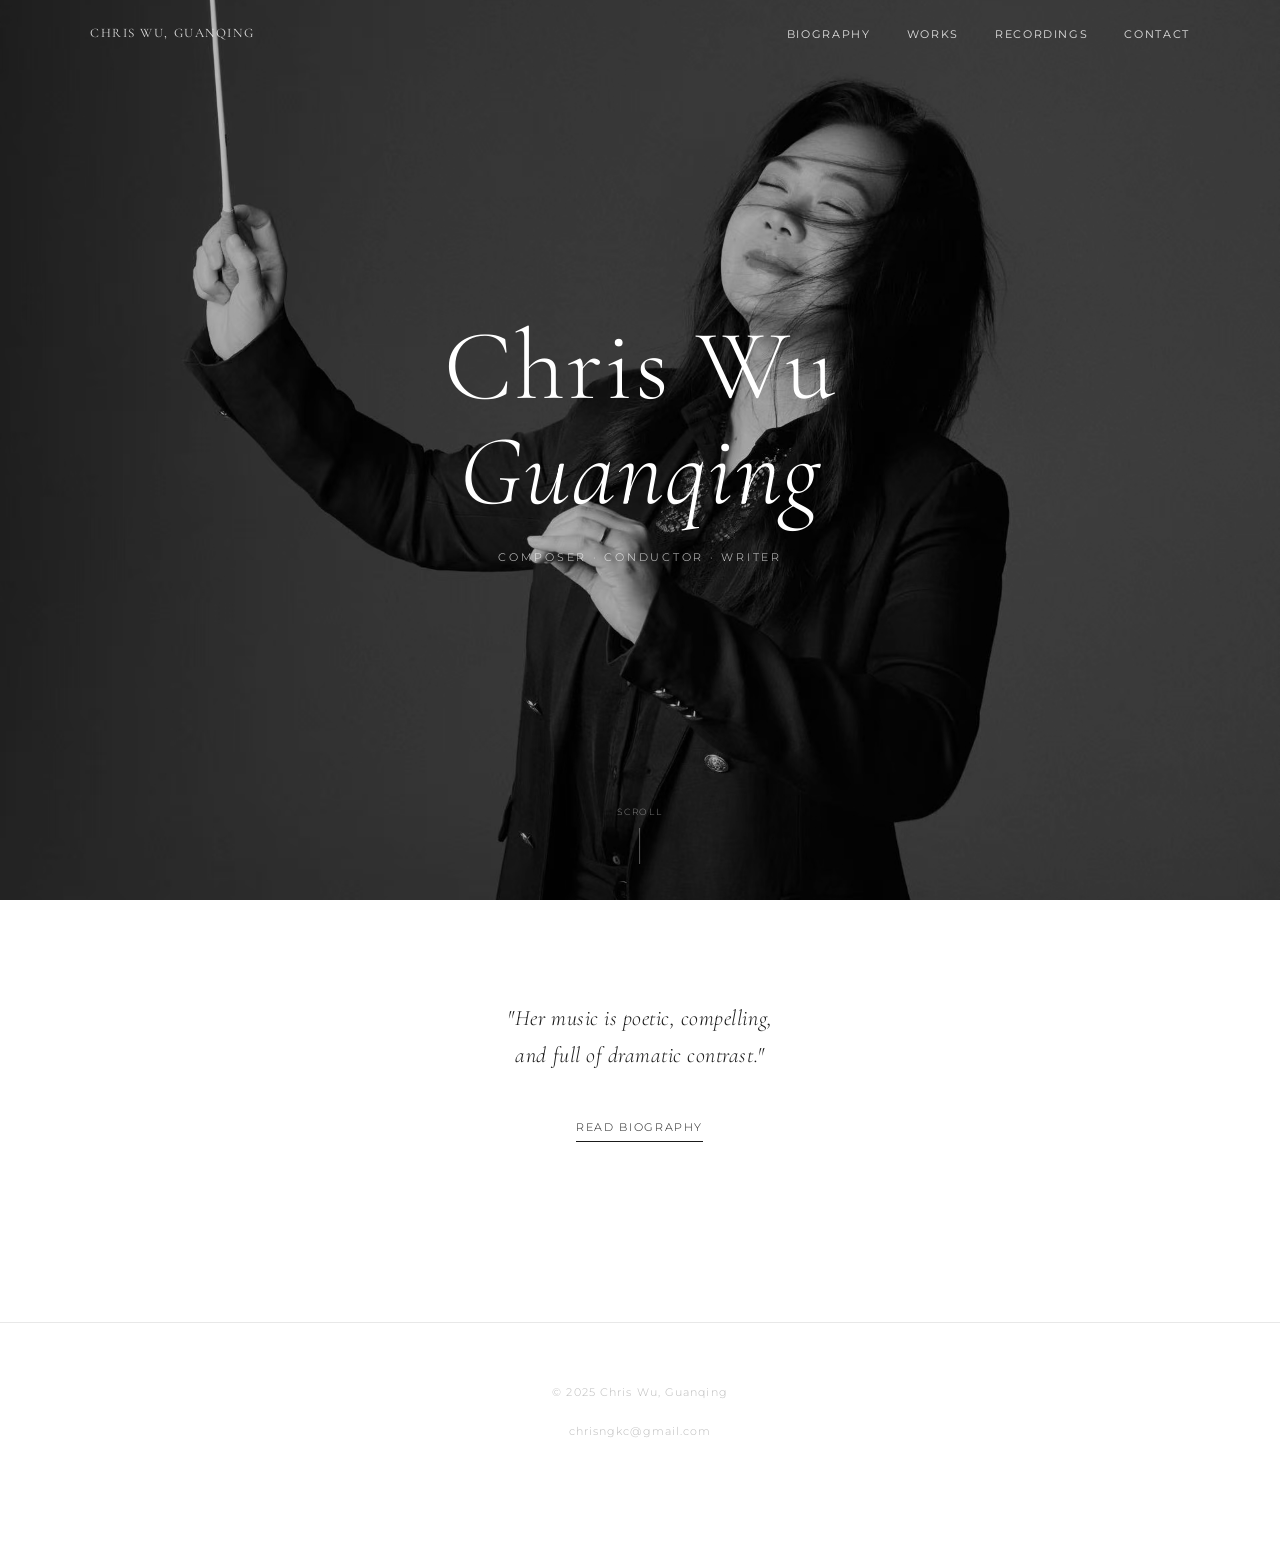
<file: index.html>
<!DOCTYPE html>
<html lang="en">
<head>
  <meta charset="UTF-8">
  <meta name="viewport" content="width=device-width, initial-scale=1.0">
  <title>Chris WU, GUANQING — Composer · Conductor · Writer</title>
  <link rel="preconnect" href="https://fonts.googleapis.com">
  <link href="https://fonts.googleapis.com/css2?family=Cormorant+Garamond:ital,wght@0,300;0,400;1,300;1,400&family=Montserrat:wght@300;400&display=swap" rel="stylesheet">
  <link rel="stylesheet" href="style.css">
</head>
<body>

  <span class="scroll-label"></span>

  <nav id="site-nav" class="hero-nav">
    <div class="nav-inner">
      <a class="site-name" href="index.html">Chris Wu, Guanqing</a>
      <ul class="nav-links">
        <li><a href="bio.html">Biography</a></li>
        <li><a href="works.html">Works</a></li>
        <li><a href="recordings.html">Recordings</a></li>
        <li><a href="contact.html">Contact</a></li>
      </ul>
    </div>
  </nav>

  <section class="hero" data-label="Home">
    <div class="hero-bg">
      <img src="photos/2.jpg" alt="Chris Wu, Guanqing">
    </div>
    <div class="hero-text">
      <h1>Chris Wu<br><em>Guanqing</em></h1>
      <p class="hero-subtitle">Composer &middot; Conductor &middot; Writer</p>
    </div>
    <div class="hero-cue">Scroll</div>
  </section>

  <section class="page-content" data-label="Biography" style="text-align:center; padding-top: 100px; padding-bottom: 80px;">
    <p data-scroll="fade-up" style="font-family: var(--font-serif); font-style: italic; font-size: 22px; line-height: 1.7; max-width: 560px; margin: 0 auto 2.5rem;">
      "Her music is poetic, compelling,<br>and full of dramatic contrast."
    </p>
    <a data-scroll="fade-up" href="bio.html" style="display:inline-block; font-size:11px; letter-spacing:0.15em; text-transform:uppercase; border-bottom:1px solid var(--color-ink); padding-bottom:3px; transition: opacity 0.2s;" onmouseover="this.style.opacity=0.4" onmouseout="this.style.opacity=1">Read biography</a>
  </section>

  <footer class="site-footer" data-scroll="fade-up">
    <p>&copy; 2025 Chris Wu, Guanqing</p>
    <p><a href="mailto:chrisngkc@gmail.com">chrisngkc@gmail.com</a></p>
  </footer>

  <script src="scroll.js" defer></script>
</body>
</html>
</file>
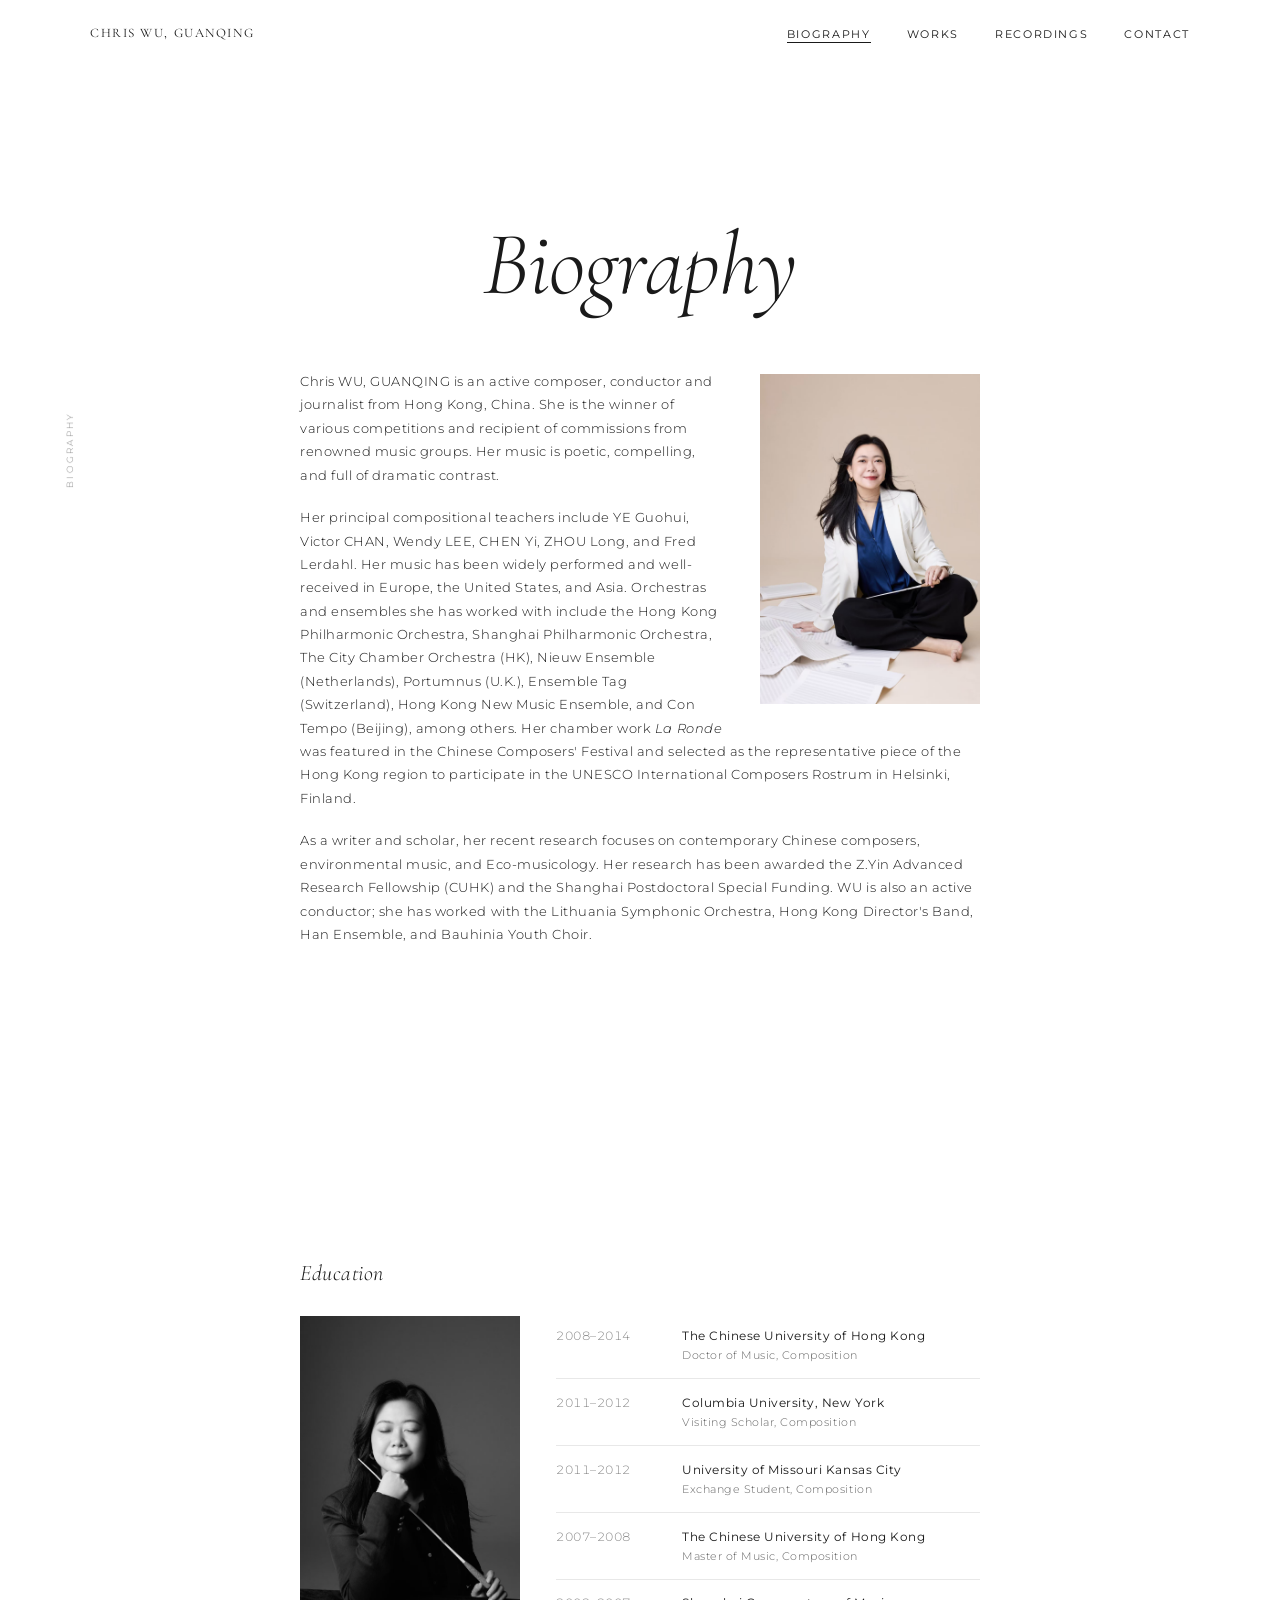
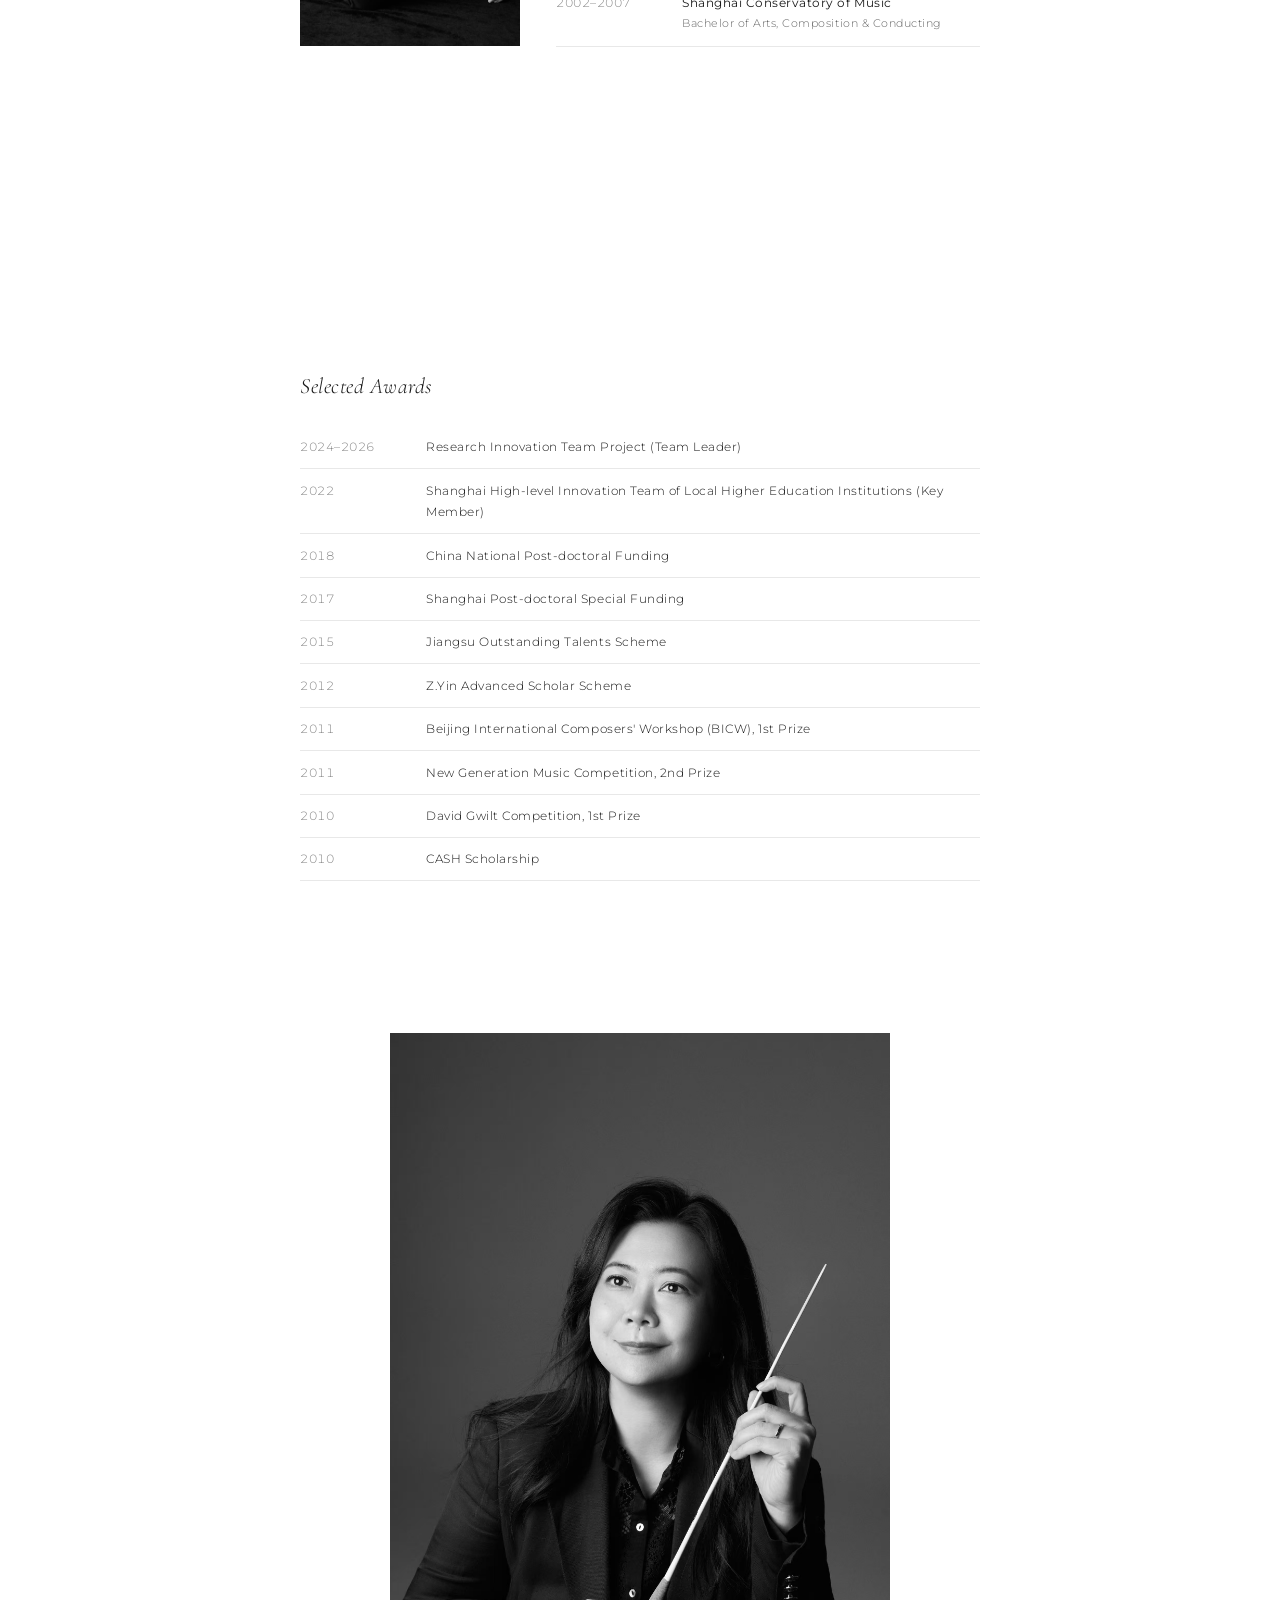
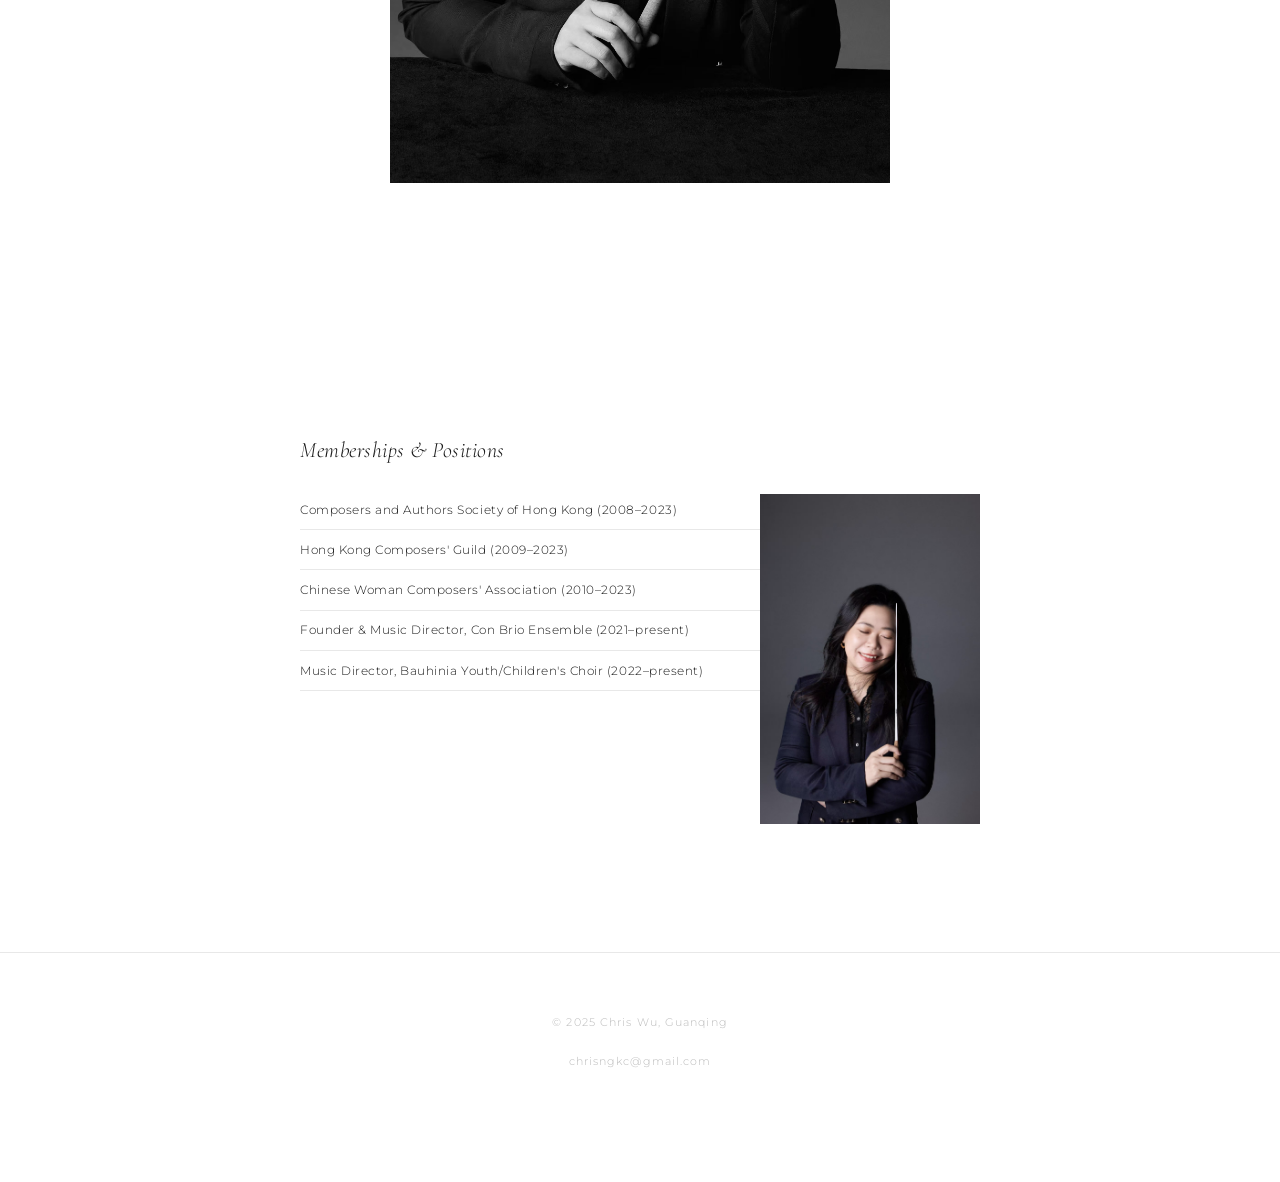
<file: bio.html>
<!DOCTYPE html>
<html lang="en">
<head>
  <meta charset="UTF-8">
  <meta name="viewport" content="width=device-width, initial-scale=1.0">
  <title>Biography — Chris WU, GUANQING</title>
  <link rel="preconnect" href="https://fonts.googleapis.com">
  <link href="https://fonts.googleapis.com/css2?family=Cormorant+Garamond:ital,wght@0,300;0,400;1,300;1,400&family=Montserrat:wght@300;400&display=swap" rel="stylesheet">
  <link rel="stylesheet" href="style.css">
</head>
<body>

  <span class="scroll-label"></span>

  <nav id="site-nav">
    <div class="nav-inner">
      <a class="site-name" href="index.html">Chris Wu, Guanqing</a>
      <ul class="nav-links">
        <li><a href="bio.html" class="active">Biography</a></li>
        <li><a href="works.html">Works</a></li>
        <li><a href="recordings.html">Recordings</a></li>
        <li><a href="contact.html">Contact</a></li>
      </ul>
    </div>
  </nav>

  <!-- ── Biography text ── -->
  <section class="page-content" data-label="Biography">

    <h1 class="section-title" data-scroll="slide-left">Biography</h1>

    <div data-scroll="fade-up">

      <figure class="float-photo right">
        <img src="photos/1.jpg" alt="Chris Wu, Guanqing — portrait">
      </figure>

      <p>Chris WU, GUANQING is an active composer, conductor and journalist from Hong Kong, China. She is the winner of various competitions and recipient of commissions from renowned music groups. Her music is poetic, compelling, and full of dramatic contrast.</p>

      <p>Her principal compositional teachers include YE Guohui, Victor CHAN, Wendy LEE, CHEN Yi, ZHOU Long, and Fred Lerdahl. Her music has been widely performed and well-received in Europe, the United States, and Asia. Orchestras and ensembles she has worked with include the Hong Kong Philharmonic Orchestra, Shanghai Philharmonic Orchestra, The City Chamber Orchestra (HK), Nieuw Ensemble (Netherlands), Portumnus (U.K.), Ensemble Tag (Switzerland), Hong Kong New Music Ensemble, and Con Tempo (Beijing), among others. Her chamber work <em>La Ronde</em> was featured in the Chinese Composers' Festival and selected as the representative piece of the Hong Kong region to participate in the UNESCO International Composers Rostrum in Helsinki, Finland.</p>

      <p>As a writer and scholar, her recent research focuses on contemporary Chinese composers, environmental music, and Eco-musicology. Her research has been awarded the Z.Yin Advanced Research Fellowship (CUHK) and the Shanghai Postdoctoral Special Funding. WU is also an active conductor; she has worked with the Lithuania Symphonic Orchestra, Hong Kong Director's Band, Han Ensemble, and Bauhinia Youth Choir.</p>

      <div class="bio-clearfix"></div>
    </div>

  </section>

  <!-- ── Education ── -->
  <section class="page-content" data-label="Education">

    <h2 data-scroll="slide-left">Education</h2>

    <div data-scroll="fade-up">

      <figure class="float-photo left">
        <img src="photos/3.jpg" alt="Chris Wu — studying">
      </figure>

      <ul class="edu-list">
        <li>
          <span class="years">2008–2014</span>
          <span>
            <span class="inst">The Chinese University of Hong Kong</span>
            <span class="degree">Doctor of Music, Composition</span>
          </span>
        </li>
        <li>
          <span class="years">2011–2012</span>
          <span>
            <span class="inst">Columbia University, New York</span>
            <span class="degree">Visiting Scholar, Composition</span>
          </span>
        </li>
        <li>
          <span class="years">2011–2012</span>
          <span>
            <span class="inst">University of Missouri Kansas City</span>
            <span class="degree">Exchange Student, Composition</span>
          </span>
        </li>
        <li>
          <span class="years">2007–2008</span>
          <span>
            <span class="inst">The Chinese University of Hong Kong</span>
            <span class="degree">Master of Music, Composition</span>
          </span>
        </li>
        <li>
          <span class="years">2002–2007</span>
          <span>
            <span class="inst">Shanghai Conservatory of Music</span>
            <span class="degree">Bachelor of Arts, Composition &amp; Conducting</span>
          </span>
        </li>
      </ul>

      <div class="bio-clearfix"></div>
    </div>

  </section>

  <!-- ── Awards ── -->
  <section class="page-content" data-label="Awards">

    <h2 data-scroll="slide-left">Selected Awards</h2>

    <div data-scroll="fade-up">

      <ul class="award-list">
        <li><span class="yr">2024–2026</span><span>Research Innovation Team Project (Team Leader)</span></li>
        <li><span class="yr">2022</span><span>Shanghai High-level Innovation Team of Local Higher Education Institutions (Key Member)</span></li>
        <li><span class="yr">2018</span><span>China National Post-doctoral Funding</span></li>
        <li><span class="yr">2017</span><span>Shanghai Post-doctoral Special Funding</span></li>
        <li><span class="yr">2015</span><span>Jiangsu Outstanding Talents Scheme</span></li>
        <li><span class="yr">2012</span><span>Z.Yin Advanced Scholar Scheme</span></li>
        <li><span class="yr">2011</span><span>Beijing International Composers' Workshop (BICW), 1st Prize</span></li>
        <li><span class="yr">2011</span><span>New Generation Music Competition, 2nd Prize</span></li>
        <li><span class="yr">2010</span><span>David Gwilt Competition, 1st Prize</span></li>
        <li><span class="yr">2010</span><span>CASH Scholarship</span></li>
      </ul>

      <div class="bio-clearfix"></div>
    </div>

  </section>

  <!-- ── Large accent photo ── -->
  <figure class="bio-accent-photo" data-scroll="fade-up">
    <img src="photos/5.jpg" alt="Chris Wu, Guanqing">
  </figure>

  <!-- ── Memberships ── -->
  <section class="page-content" data-label="Memberships" style="padding-bottom: 0;">

    <h2 data-scroll="slide-left">Memberships &amp; Positions</h2>

    <div data-scroll="fade-up">

      <figure class="float-photo right">
        <img src="photos/6.jpg" alt="Chris Wu — ensemble">
      </figure>

      <ul class="member-list">
        <li>Composers and Authors Society of Hong Kong (2008–2023)</li>
        <li>Hong Kong Composers' Guild (2009–2023)</li>
        <li>Chinese Woman Composers' Association (2010–2023)</li>
        <li>Founder &amp; Music Director, Con Brio Ensemble (2021–present)</li>
        <li>Music Director, Bauhinia Youth/Children's Choir (2022–present)</li>
      </ul>

      <div class="bio-clearfix"></div>
    </div>

  </section>

  <footer class="site-footer" data-scroll="fade-up">
    <p>&copy; 2025 Chris Wu, Guanqing</p>
    <p><a href="mailto:chrisngkc@gmail.com">chrisngkc@gmail.com</a></p>
  </footer>

  <script src="scroll.js" defer></script>
</body>
</html>
</file>
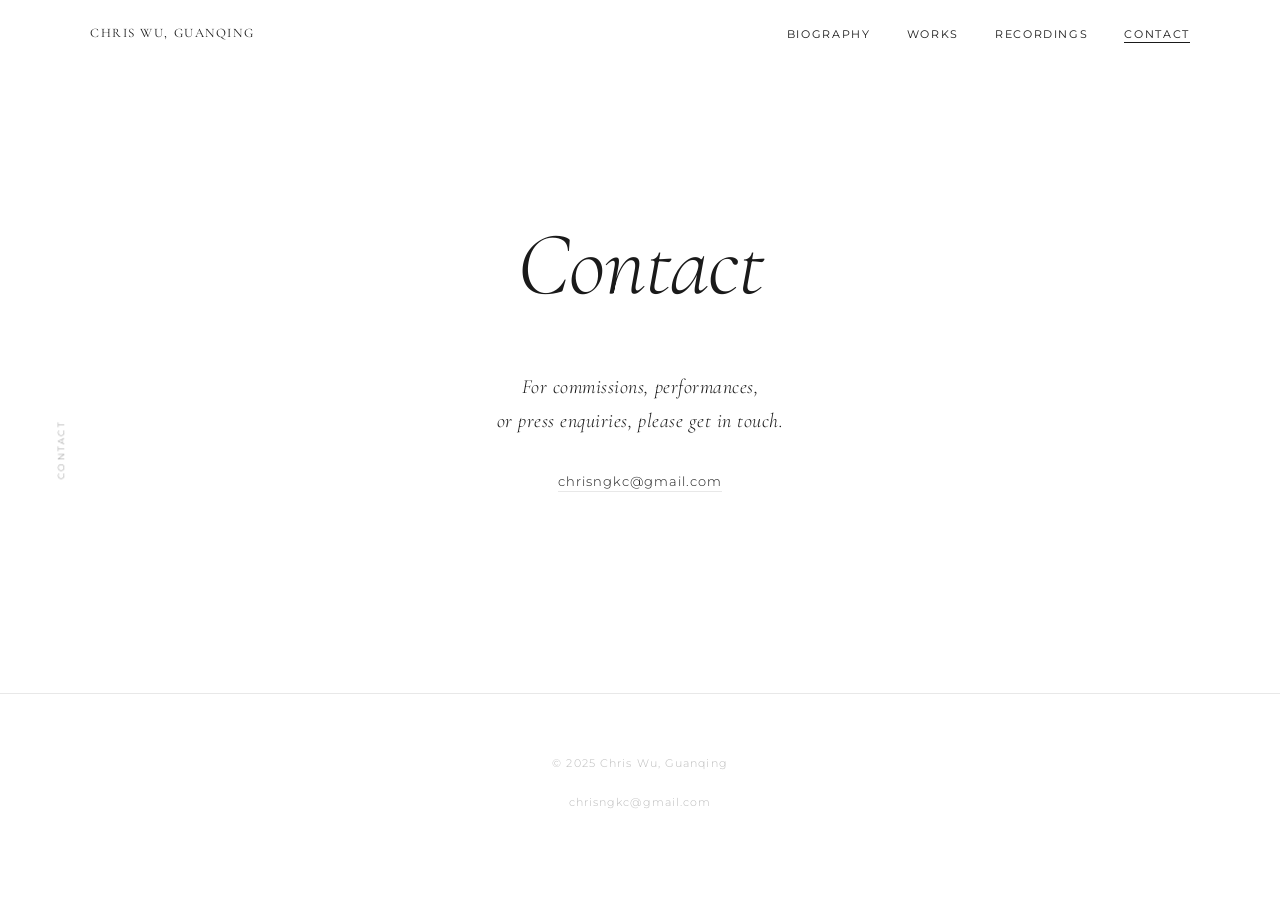
<file: contact.html>
<!DOCTYPE html>
<html lang="en">
<head>
  <meta charset="UTF-8">
  <meta name="viewport" content="width=device-width, initial-scale=1.0">
  <title>Contact — Chris WU, GUANQING</title>
  <link rel="preconnect" href="https://fonts.googleapis.com">
  <link href="https://fonts.googleapis.com/css2?family=Cormorant+Garamond:ital,wght@0,300;0,400;1,300;1,400&family=Montserrat:wght@300;400&display=swap" rel="stylesheet">
  <link rel="stylesheet" href="style.css">
</head>
<body>

  <span class="scroll-label"></span>

  <nav id="site-nav">
    <div class="nav-inner">
      <a class="site-name" href="index.html">Chris Wu, Guanqing</a>
      <ul class="nav-links">
        <li><a href="bio.html">Biography</a></li>
        <li><a href="works.html">Works</a></li>
        <li><a href="recordings.html">Recordings</a></li>
        <li><a href="contact.html" class="active">Contact</a></li>
      </ul>
    </div>
  </nav>

  <section class="page-content" data-label="Contact">

    <h1 class="section-title" data-scroll="slide-left">Contact</h1>

    <div data-scroll="fade-up" style="text-align: center;">
      <p class="contact-intro">
        For commissions, performances,<br>or press enquiries, please get in touch.
      </p>
      <a class="contact-email-link" href="mailto:chrisngkc@gmail.com">chrisngkc@gmail.com</a>
    </div>

  </section>

  <footer class="site-footer" data-scroll="fade-up">
    <p>&copy; 2025 Chris Wu, Guanqing</p>
    <p><a href="mailto:chrisngkc@gmail.com">chrisngkc@gmail.com</a></p>
  </footer>

  <script src="scroll.js" defer></script>
</body>
</html>
</file>
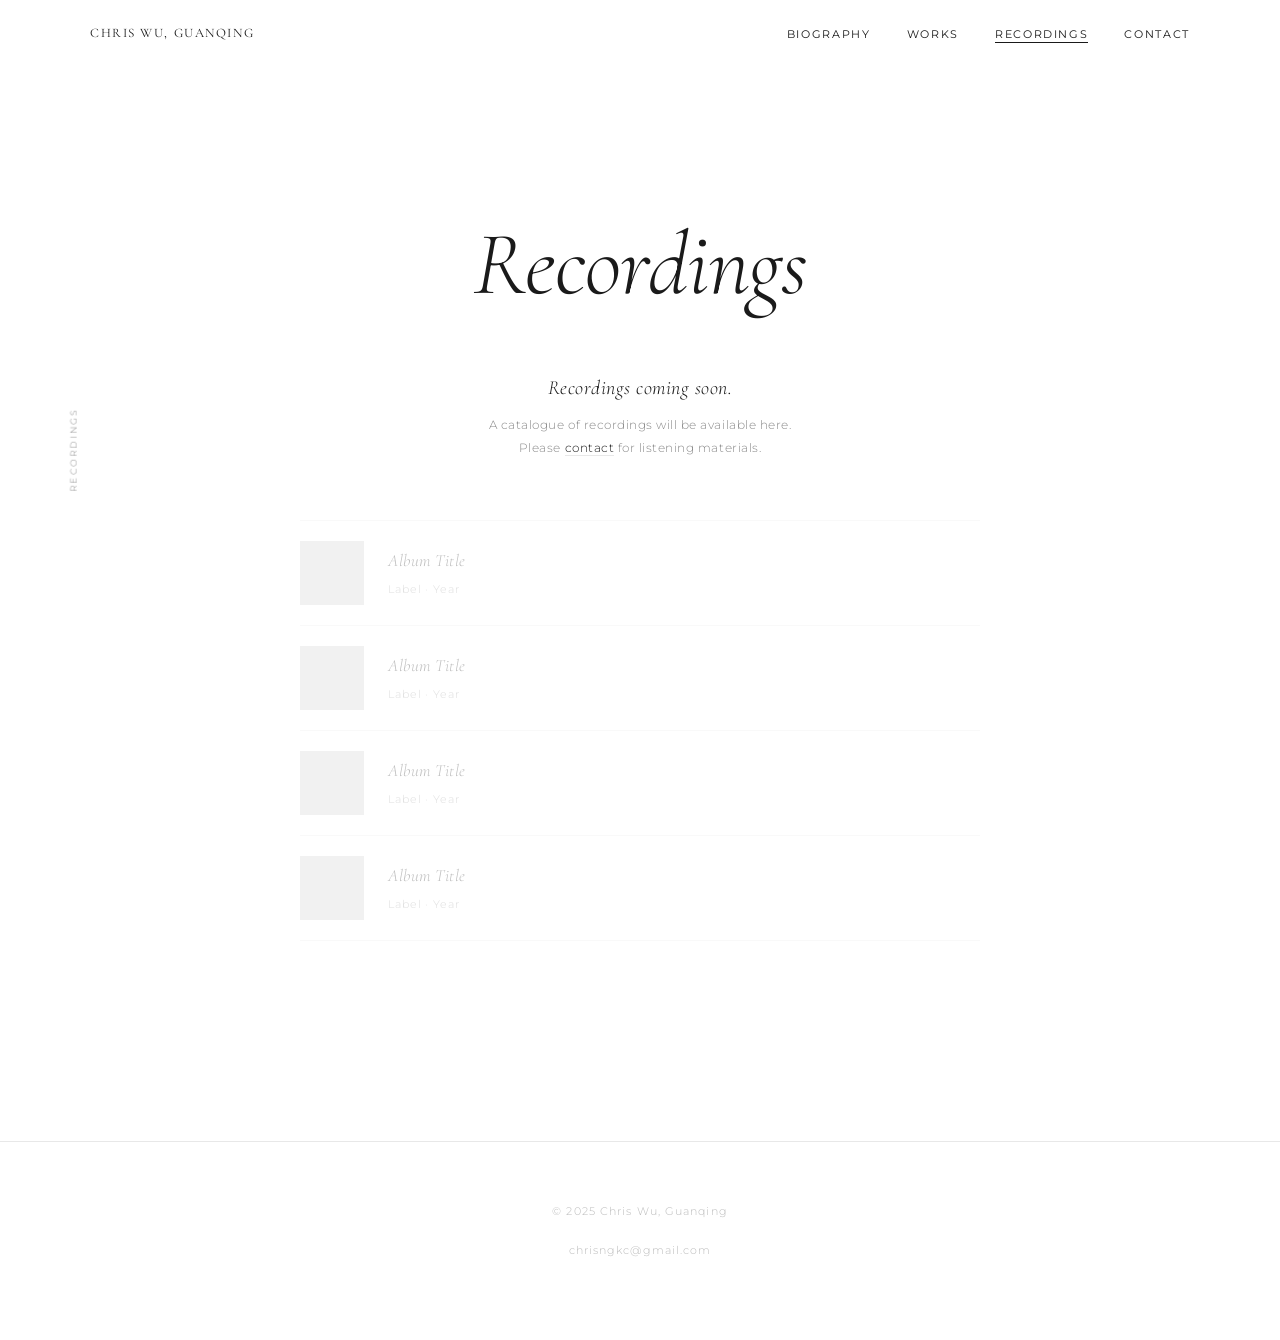
<file: recordings.html>
<!DOCTYPE html>
<html lang="en">
<head>
  <meta charset="UTF-8">
  <meta name="viewport" content="width=device-width, initial-scale=1.0">
  <title>Recordings — Chris WU, GUANQING</title>
  <link rel="preconnect" href="https://fonts.googleapis.com">
  <link href="https://fonts.googleapis.com/css2?family=Cormorant+Garamond:ital,wght@0,300;0,400;1,300;1,400&family=Montserrat:wght@300;400&display=swap" rel="stylesheet">
  <link rel="stylesheet" href="style.css">
</head>
<body>

  <span class="scroll-label"></span>

  <nav id="site-nav">
    <div class="nav-inner">
      <a class="site-name" href="index.html">Chris Wu, Guanqing</a>
      <ul class="nav-links">
        <li><a href="bio.html">Biography</a></li>
        <li><a href="works.html">Works</a></li>
        <li><a href="recordings.html" class="active">Recordings</a></li>
        <li><a href="contact.html">Contact</a></li>
      </ul>
    </div>
  </nav>

  <section class="page-content" data-label="Recordings">

    <h1 class="section-title" data-scroll="slide-left">Recordings</h1>

    <div data-scroll="fade-up" style="text-align:center; margin-bottom: 60px;">
      <p style="font-family: var(--font-serif); font-style: italic; font-size: 20px; margin-bottom: 8px;">
        Recordings coming soon.
      </p>
      <p style="color: var(--color-muted); font-size: 12px; line-height: 1.9;">
        A catalogue of recordings will be available here.<br>
        Please <a href="contact.html" style="color: var(--color-ink); border-bottom: 1px solid var(--color-rule);">contact</a> for listening materials.
      </p>
    </div>

    <div class="album-list" data-scroll="stagger">
      <div class="album-item placeholder">
        <div class="album-thumb"></div>
        <div>
          <span class="album-title"><em>Album Title</em></span>
          <span class="album-label">Label &middot; Year</span>
        </div>
      </div>
      <div class="album-item placeholder">
        <div class="album-thumb"></div>
        <div>
          <span class="album-title"><em>Album Title</em></span>
          <span class="album-label">Label &middot; Year</span>
        </div>
      </div>
      <div class="album-item placeholder">
        <div class="album-thumb"></div>
        <div>
          <span class="album-title"><em>Album Title</em></span>
          <span class="album-label">Label &middot; Year</span>
        </div>
      </div>
      <div class="album-item placeholder">
        <div class="album-thumb"></div>
        <div>
          <span class="album-title"><em>Album Title</em></span>
          <span class="album-label">Label &middot; Year</span>
        </div>
      </div>
    </div>

  </section>

  <footer class="site-footer" data-scroll="fade-up">
    <p>&copy; 2025 Chris Wu, Guanqing</p>
    <p><a href="mailto:chrisngkc@gmail.com">chrisngkc@gmail.com</a></p>
  </footer>

  <script src="scroll.js" defer></script>
</body>
</html>
</file>
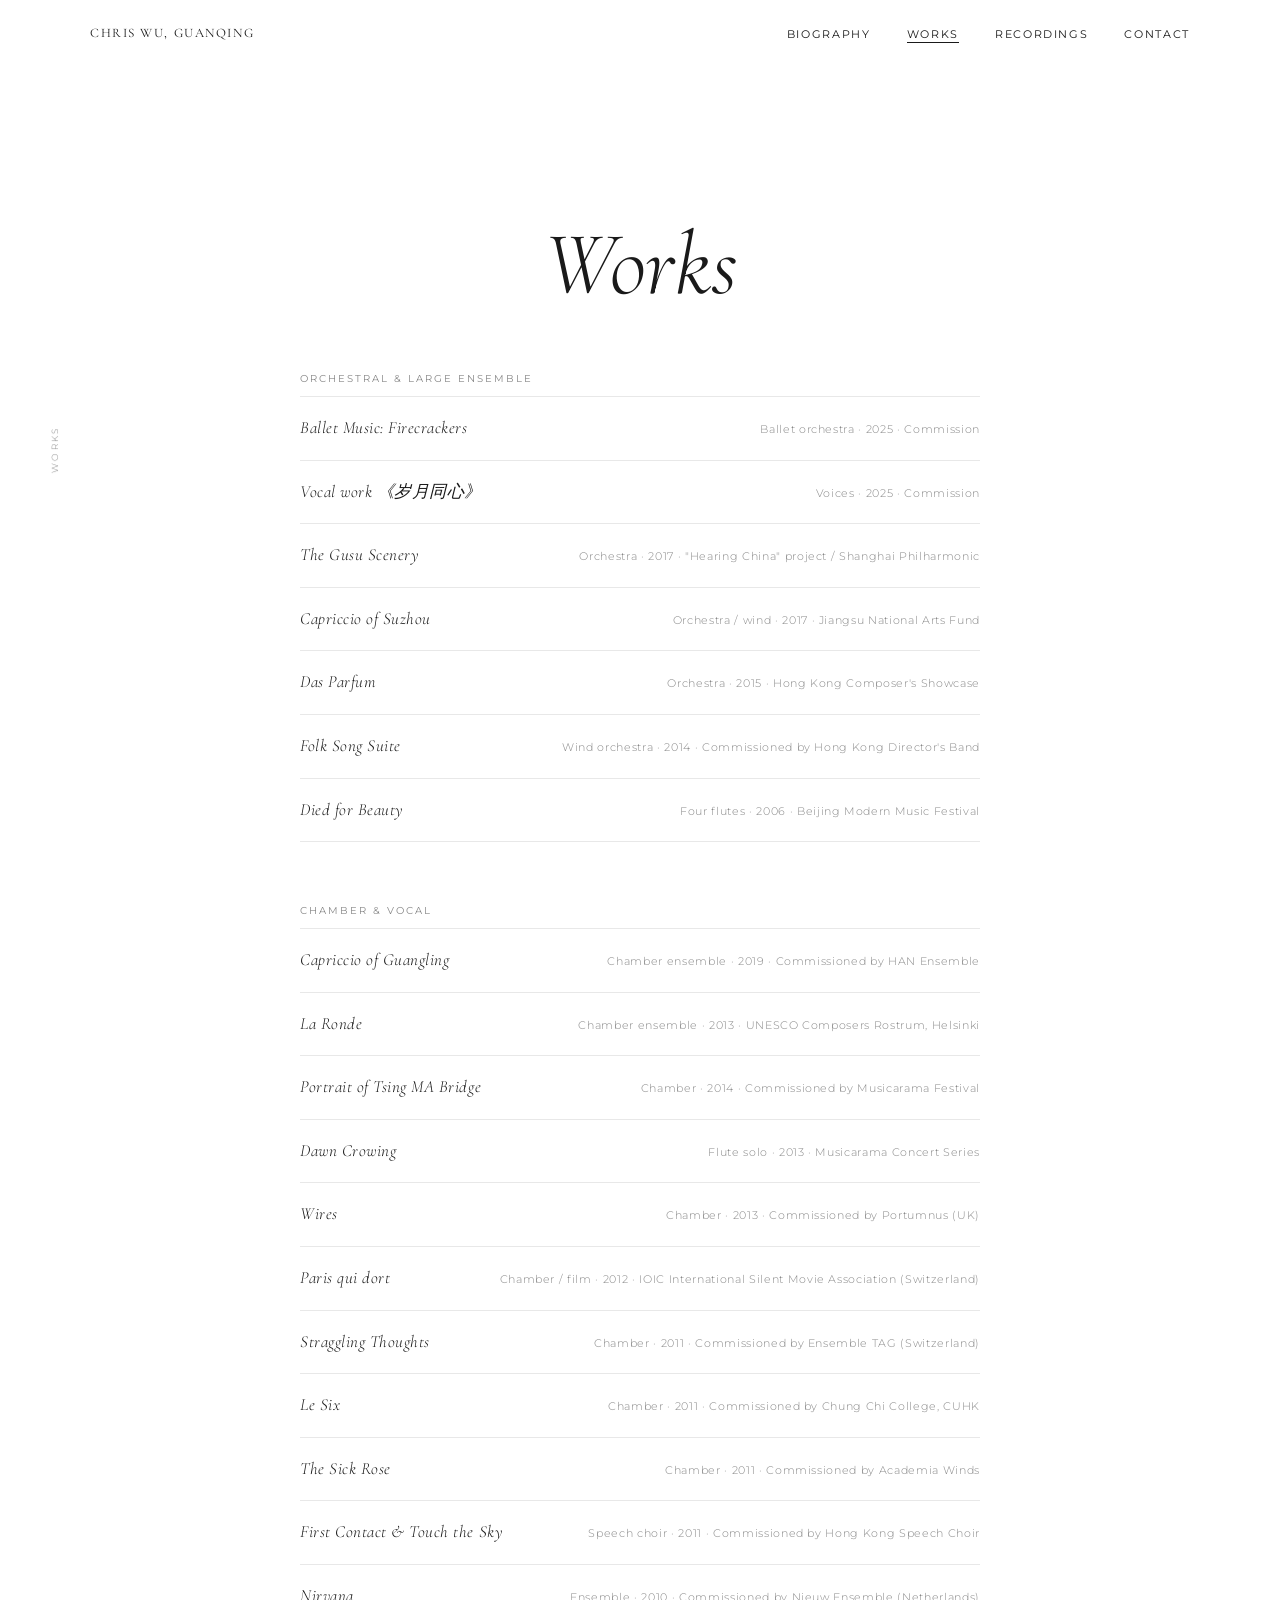
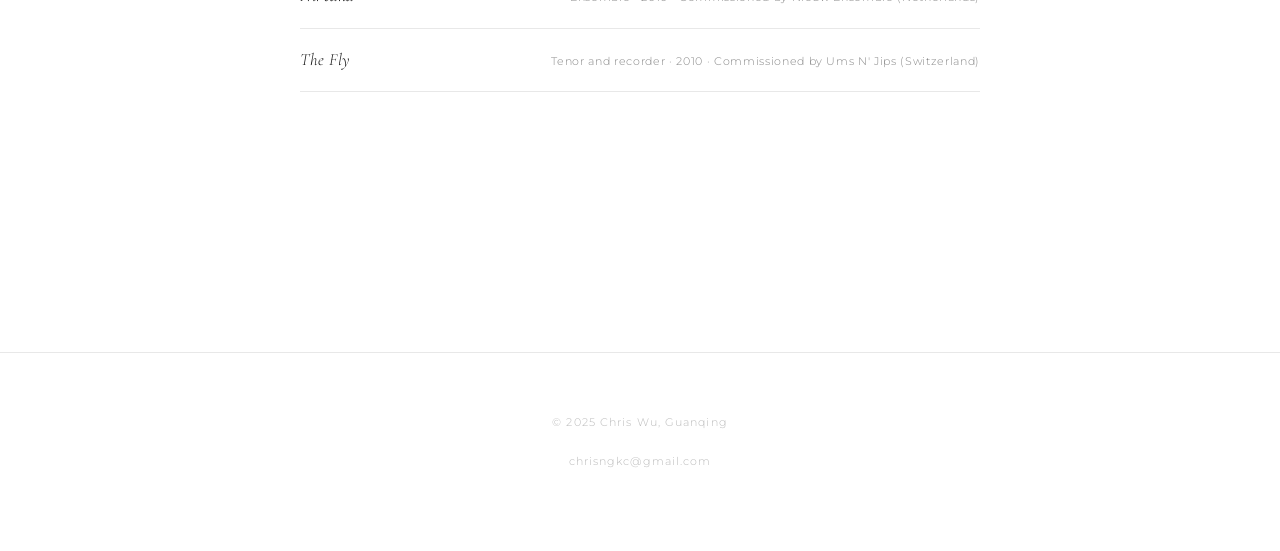
<file: works.html>
<!DOCTYPE html>
<html lang="en">
<head>
  <meta charset="UTF-8">
  <meta name="viewport" content="width=device-width, initial-scale=1.0">
  <title>Works — Chris WU, GUANQING</title>
  <link rel="preconnect" href="https://fonts.googleapis.com">
  <link href="https://fonts.googleapis.com/css2?family=Cormorant+Garamond:ital,wght@0,300;0,400;1,300;1,400&family=Montserrat:wght@300;400&display=swap" rel="stylesheet">
  <link rel="stylesheet" href="style.css">
</head>
<body>

  <span class="scroll-label"></span>

  <nav id="site-nav">
    <div class="nav-inner">
      <a class="site-name" href="index.html">Chris Wu, Guanqing</a>
      <ul class="nav-links">
        <li><a href="bio.html">Biography</a></li>
        <li><a href="works.html" class="active">Works</a></li>
        <li><a href="recordings.html">Recordings</a></li>
        <li><a href="contact.html">Contact</a></li>
      </ul>
    </div>
  </nav>

  <section class="page-content" data-label="Works">

    <h1 class="section-title" data-scroll="slide-left">Works</h1>

    <div class="works-section">
      <p class="works-category" data-scroll="fade-up">Orchestral &amp; Large Ensemble</p>
      <ul class="works-list" data-scroll="stagger">
        <li class="work-item">
          <span class="work-title"><em>Ballet Music: Firecrackers</em></span>
          <span class="work-meta">Ballet orchestra &middot; 2025 &middot; Commission</span>
        </li>
        <li class="work-item">
          <span class="work-title"><em>Vocal work 《岁月同心》</em></span>
          <span class="work-meta">Voices &middot; 2025 &middot; Commission</span>
        </li>
        <li class="work-item">
          <span class="work-title"><em>The Gusu Scenery</em></span>
          <span class="work-meta">Orchestra &middot; 2017 &middot; "Hearing China" project / Shanghai Philharmonic</span>
        </li>
        <li class="work-item">
          <span class="work-title"><em>Capriccio of Suzhou</em></span>
          <span class="work-meta">Orchestra / wind &middot; 2017 &middot; Jiangsu National Arts Fund</span>
        </li>
        <li class="work-item">
          <span class="work-title"><em>Das Parfum</em></span>
          <span class="work-meta">Orchestra &middot; 2015 &middot; Hong Kong Composer's Showcase</span>
        </li>
        <li class="work-item">
          <span class="work-title"><em>Folk Song Suite</em></span>
          <span class="work-meta">Wind orchestra &middot; 2014 &middot; Commissioned by Hong Kong Director's Band</span>
        </li>
        <li class="work-item">
          <span class="work-title"><em>Died for Beauty</em></span>
          <span class="work-meta">Four flutes &middot; 2006 &middot; Beijing Modern Music Festival</span>
        </li>
      </ul>
    </div>

    <div class="works-section">
      <p class="works-category" data-scroll="fade-up">Chamber &amp; Vocal</p>
      <ul class="works-list" data-scroll="stagger">
        <li class="work-item">
          <span class="work-title"><em>Capriccio of Guangling</em></span>
          <span class="work-meta">Chamber ensemble &middot; 2019 &middot; Commissioned by HAN Ensemble</span>
        </li>
        <li class="work-item">
          <span class="work-title"><em>La Ronde</em></span>
          <span class="work-meta">Chamber ensemble &middot; 2013 &middot; UNESCO Composers Rostrum, Helsinki</span>
        </li>
        <li class="work-item">
          <span class="work-title"><em>Portrait of Tsing MA Bridge</em></span>
          <span class="work-meta">Chamber &middot; 2014 &middot; Commissioned by Musicarama Festival</span>
        </li>
        <li class="work-item">
          <span class="work-title"><em>Dawn Crowing</em></span>
          <span class="work-meta">Flute solo &middot; 2013 &middot; Musicarama Concert Series</span>
        </li>
        <li class="work-item">
          <span class="work-title"><em>Wires</em></span>
          <span class="work-meta">Chamber &middot; 2013 &middot; Commissioned by Portumnus (UK)</span>
        </li>
        <li class="work-item">
          <span class="work-title"><em>Paris qui dort</em></span>
          <span class="work-meta">Chamber / film &middot; 2012 &middot; IOIC International Silent Movie Association (Switzerland)</span>
        </li>
        <li class="work-item">
          <span class="work-title"><em>Straggling Thoughts</em></span>
          <span class="work-meta">Chamber &middot; 2011 &middot; Commissioned by Ensemble TAG (Switzerland)</span>
        </li>
        <li class="work-item">
          <span class="work-title"><em>Le Six</em></span>
          <span class="work-meta">Chamber &middot; 2011 &middot; Commissioned by Chung Chi College, CUHK</span>
        </li>
        <li class="work-item">
          <span class="work-title"><em>The Sick Rose</em></span>
          <span class="work-meta">Chamber &middot; 2011 &middot; Commissioned by Academia Winds</span>
        </li>
        <li class="work-item">
          <span class="work-title"><em>First Contact</em> &amp; <em>Touch the Sky</em></span>
          <span class="work-meta">Speech choir &middot; 2011 &middot; Commissioned by Hong Kong Speech Choir</span>
        </li>
        <li class="work-item">
          <span class="work-title"><em>Nirvana</em></span>
          <span class="work-meta">Ensemble &middot; 2010 &middot; Commissioned by Nieuw Ensemble (Netherlands)</span>
        </li>
        <li class="work-item">
          <span class="work-title"><em>The Fly</em></span>
          <span class="work-meta">Tenor and recorder &middot; 2010 &middot; Commissioned by Ums N' Jips (Switzerland)</span>
        </li>
      </ul>
    </div>

  </section>

  <footer class="site-footer" data-scroll="fade-up">
    <p>&copy; 2025 Chris Wu, Guanqing</p>
    <p><a href="mailto:chrisngkc@gmail.com">chrisngkc@gmail.com</a></p>
  </footer>

  <script src="scroll.js" defer></script>
</body>
</html>
</file>
<file: style.css>
/* ── Reset ── */
*, *::before, *::after { box-sizing: border-box; margin: 0; padding: 0; }

/* ── Design tokens ── */
:root {
  --font-serif: 'Cormorant Garamond', Georgia, serif;
  --font-sans:  'Montserrat', 'Helvetica Neue', sans-serif;
  --color-ink:    #1a1a1a;
  --color-muted:  #888;
  --color-rule:   #e8e8e8;
  --color-bg:     #fff;
}

/* ── Base ── */
html { font-size: 16px; }

body {
  font-family: var(--font-sans);
  font-weight: 300;
  font-size: 13px;
  line-height: 1.8;
  letter-spacing: 0.04em;
  color: var(--color-ink);
  background: var(--color-bg);
  -webkit-font-smoothing: antialiased;
}

img {
  display: block;
  max-width: 100%;
  height: auto;
  background: #e8e6e1;
}

a { color: var(--color-ink); text-decoration: none; }
a:hover { color: var(--color-muted); }

hr {
  border: none;
  border-top: 1px solid var(--color-rule);
  margin: 3rem 0;
}

/* ── Navigation ── */
#site-nav {
  position: fixed;
  top: 0; left: 0; right: 0;
  z-index: 100;
  padding: 22px 40px;
  background: rgba(255, 255, 255, 0);
  transition: background 0.5s ease, padding 0.4s ease, border-color 0.5s ease;
  border-bottom: 1px solid transparent;
}

/* White text over hero image, reverts when nav scrolls */
#site-nav.hero-nav .site-name,
#site-nav.hero-nav .nav-links a { color: rgba(255,255,255,0.85); }
#site-nav.hero-nav .nav-links a::after { background: rgba(255,255,255,0.85); }
#site-nav.hero-nav.scrolled .site-name,
#site-nav.hero-nav.scrolled .nav-links a { color: var(--color-ink); }
#site-nav.hero-nav.scrolled .nav-links a::after { background: var(--color-ink); }

#site-nav.scrolled {
  background: rgba(255, 255, 255, 0.97);
  padding: 14px 40px;
  border-bottom-color: var(--color-rule);
}

.nav-inner {
  width: 100%;
  max-width: 1100px;
  margin: 0 auto;
  display: flex;
  justify-content: space-between;
  align-items: center;
}

.site-name {
  font-family: var(--font-serif);
  font-size: 13px;
  font-style: normal;
  font-weight: 400;
  letter-spacing: 0.12em;
  text-transform: uppercase;
  text-decoration: none;
  color: var(--color-ink);
  transition: color 0.2s;
}

.nav-links {
  list-style: none;
  display: flex;
  gap: 36px;
  margin: 0;
  padding: 0;
}

.nav-links a {
  font-family: var(--font-sans);
  font-size: 11px;
  font-weight: 400;
  letter-spacing: 0.15em;
  text-transform: uppercase;
  text-decoration: none;
  color: var(--color-ink);
  position: relative;
  transition: color 0.2s;
}

.nav-links a::after {
  content: '';
  position: absolute;
  bottom: -2px; left: 0;
  width: 0; height: 1px;
  background: var(--color-ink);
  transition: width 0.35s cubic-bezier(0.4, 0, 0.2, 1);
}

.nav-links a:hover::after,
.nav-links a.active::after { width: 100%; }
.nav-links a:hover { color: var(--color-ink); }

/* ── Side scroll label ── */
.scroll-label {
  position: fixed;
  left: 32px;
  top: 50%;
  transform: translateY(-50%) rotate(-90deg);
  transform-origin: center;
  font-family: var(--font-sans);
  font-size: 9px;
  letter-spacing: 0.25em;
  text-transform: uppercase;
  color: var(--color-muted);
  opacity: 0;
  transition: opacity 0.4s ease;
  pointer-events: none;
}

.scroll-label.visible { opacity: 1; }

/* ── Page layout ── */
.page-content {
  max-width: 760px;
  margin: 0 auto;
  padding: 140px 40px 100px;
}

/* ── Section title (large italic serif) ── */
h1.section-title {
  font-family: var(--font-serif);
  font-style: italic;
  font-weight: 300;
  font-size: clamp(52px, 8vw, 90px);
  line-height: 1;
  letter-spacing: -0.01em;
  color: var(--color-ink);
  text-align: center;
  margin: 80px 0 60px;
}

/* ── Subheadings ── */
h2 {
  font-family: var(--font-serif);
  font-style: italic;
  font-weight: 300;
  font-size: 22px;
  margin: 3rem 0 1.2rem;
  color: var(--color-ink);
}

h3, .works-category {
  font-family: var(--font-sans);
  font-size: 10px;
  font-weight: 400;
  letter-spacing: 0.2em;
  text-transform: uppercase;
  color: var(--color-muted);
  margin: 60px 0 8px;
}

p { margin-bottom: 1.2rem; }

/* ── Scroll animations ── */
[data-scroll] { will-change: opacity, transform; }

[data-scroll="fade-up"] {
  opacity: 0;
  transform: translateY(32px);
  transition: opacity 0.85s cubic-bezier(0.16, 1, 0.3, 1),
              transform 0.85s cubic-bezier(0.16, 1, 0.3, 1);
}

[data-scroll="fade"] {
  opacity: 0;
  transition: opacity 1.1s ease;
}

[data-scroll="slide-left"] {
  opacity: 0;
  transform: translateX(-24px);
  transition: opacity 0.9s cubic-bezier(0.16, 1, 0.3, 1),
              transform 0.9s cubic-bezier(0.16, 1, 0.3, 1);
}

/* Curtain reveal */
.curtain-wrap {
  position: relative;
  overflow: hidden;
}

.curtain-wrap::after {
  content: '';
  position: absolute;
  inset: 0;
  background: var(--color-bg);
  transform: scaleX(1);
  transform-origin: right;
  transition: transform 1s cubic-bezier(0.77, 0, 0.175, 1);
}

.curtain-wrap.revealed::after { transform: scaleX(0); }

/* Stagger children */
[data-scroll="stagger"] > * {
  opacity: 0;
  transform: translateY(16px);
  transition: opacity 0.6s cubic-bezier(0.16, 1, 0.3, 1),
              transform 0.6s cubic-bezier(0.16, 1, 0.3, 1);
}

/* Revealed states */
[data-scroll].revealed { opacity: 1; transform: none; }

[data-scroll="stagger"].revealed > * { opacity: 1; transform: none; }

[data-scroll="stagger"].revealed > *:nth-child(1)  { transition-delay: 0.00s; }
[data-scroll="stagger"].revealed > *:nth-child(2)  { transition-delay: 0.08s; }
[data-scroll="stagger"].revealed > *:nth-child(3)  { transition-delay: 0.16s; }
[data-scroll="stagger"].revealed > *:nth-child(4)  { transition-delay: 0.24s; }
[data-scroll="stagger"].revealed > *:nth-child(5)  { transition-delay: 0.32s; }
[data-scroll="stagger"].revealed > *:nth-child(6)  { transition-delay: 0.40s; }
[data-scroll="stagger"].revealed > *:nth-child(7)  { transition-delay: 0.48s; }
[data-scroll="stagger"].revealed > *:nth-child(8)  { transition-delay: 0.56s; }
[data-scroll="stagger"].revealed > *:nth-child(9)  { transition-delay: 0.64s; }
[data-scroll="stagger"].revealed > *:nth-child(n+10) { transition-delay: 0.72s; }

/* ── HERO ── */
.hero {
  position: relative;
  height: 100vh;
  display: flex;
  align-items: center;
  justify-content: center;
  overflow: hidden;
}

.hero-bg {
  position: absolute;
  inset: 0;
  overflow: hidden;
}

.hero-bg img {
  width: 100%;
  height: 115%;
  object-fit: cover;
  object-position: center center;
  filter: grayscale(20%) brightness(0.72);
  background: #1a1a1a;
}

.hero-text {
  position: relative;
  z-index: 2;
  text-align: center;
  color: #fff;
  opacity: 0;
  transform: translateY(20px);
  transition: opacity 1.1s cubic-bezier(0.16, 1, 0.3, 1),
              transform 1.1s cubic-bezier(0.16, 1, 0.3, 1);
}

.hero-text.revealed { opacity: 1; transform: none; }

.hero-text h1 {
  font-family: var(--font-serif);
  font-weight: 300;
  font-size: clamp(48px, 8vw, 100px);
  line-height: 1.05;
  letter-spacing: 0.02em;
  margin: 0;
}

.hero-text h1 em { font-style: italic; }

.hero-subtitle {
  font-family: var(--font-sans);
  font-size: 11px;
  letter-spacing: 0.25em;
  text-transform: uppercase;
  margin-top: 24px;
  opacity: 0.85;
}

.hero-cue {
  position: absolute;
  bottom: 36px;
  left: 50%;
  transform: translateX(-50%);
  z-index: 3;
  display: flex;
  flex-direction: column;
  align-items: center;
  gap: 8px;
  color: rgba(255, 255, 255, 0.5);
  font-size: 9px;
  letter-spacing: 0.2em;
  text-transform: uppercase;
  animation: cue-bounce 2.4s ease-in-out infinite;
}

.hero-cue::after {
  content: '';
  display: block;
  width: 1px;
  height: 36px;
  background: rgba(255, 255, 255, 0.35);
}

@keyframes cue-bounce {
  0%, 100% { transform: translateX(-50%) translateY(0); }
  50%       { transform: translateX(-50%) translateY(6px); }
}

/* ── BIO PAGE ── */
.bio-text-photo {
  display: grid;
  grid-template-columns: 1fr 260px;
  gap: 60px;
  align-items: start;
  margin-bottom: 60px;
}

.bio-photo img {
  width: 100%;
  filter: grayscale(15%);
}

/* ── Education ── */
.edu-list {
  list-style: none;
  margin: 0 0 2rem;
}

.edu-list li {
  display: grid;
  grid-template-columns: 110px 1fr;
  gap: 1rem;
  padding: 0.85rem 0;
  border-bottom: 1px solid var(--color-rule);
  font-size: 12px;
  line-height: 1.6;
}

.edu-list .years { color: var(--color-muted); font-variant-numeric: tabular-nums; }
.edu-list .inst { font-weight: 400; display: block; }
.edu-list .degree { color: #666; font-size: 11px; display: block; margin-top: 2px; }

/* ── Awards ── */
.award-list {
  list-style: none;
  margin: 0 0 2rem;
}

.award-list li {
  display: grid;
  grid-template-columns: 110px 1fr;
  gap: 1rem;
  padding: 0.65rem 0;
  border-bottom: 1px solid var(--color-rule);
  font-size: 12px;
}

.award-list .yr {
  color: var(--color-muted);
  font-variant-numeric: tabular-nums;
}

/* ── Memberships ── */
.member-list {
  list-style: none;
  margin: 0 0 2rem;
}

.member-list li {
  padding: 0.55rem 0;
  border-bottom: 1px solid var(--color-rule);
  font-size: 12px;
}

/* ── WORKS PAGE ── */
.works-list {
  list-style: none;
  padding: 0;
  margin: 0 0 60px;
}

.work-item {
  display: flex;
  justify-content: space-between;
  align-items: baseline;
  padding: 16px 0;
  border-bottom: 1px solid var(--color-rule);
  gap: 20px;
  transition: background 0.2s ease, padding-left 0.2s ease, padding-right 0.2s ease, margin 0.2s ease;
}

.work-item:first-child { border-top: 1px solid var(--color-rule); }

.work-item:hover {
  background: #fafafa;
  padding-left: 8px;
  padding-right: 8px;
  margin: 0 -8px;
}

.work-title {
  font-family: var(--font-serif);
  font-size: 17px;
  font-style: italic;
  flex-shrink: 0;
}

.work-meta {
  font-size: 11px;
  letter-spacing: 0.06em;
  color: var(--color-muted);
  text-align: right;
  line-height: 1.6;
}

/* ── RECORDINGS PAGE ── */
.album-list {
  display: flex;
  flex-direction: column;
}

.album-item {
  display: flex;
  align-items: center;
  gap: 24px;
  padding: 20px 0;
  border-bottom: 1px solid var(--color-rule);
}

.album-item:first-child { border-top: 1px solid var(--color-rule); }

.album-item.placeholder {
  opacity: 0.28;
  pointer-events: none;
  filter: blur(0.3px);
}

.album-thumb {
  width: 64px;
  height: 64px;
  background: #ccc;
  flex-shrink: 0;
}

.album-title {
  display: block;
  font-family: var(--font-serif);
  font-style: italic;
  font-size: 17px;
}

.album-label {
  display: block;
  font-size: 11px;
  color: var(--color-muted);
  letter-spacing: 0.08em;
  margin-top: 4px;
}

/* ── CONTACT PAGE ── */
.contact-intro {
  font-family: var(--font-serif);
  font-style: italic;
  font-size: 20px;
  line-height: 1.7;
  margin-bottom: 2rem;
  color: var(--color-ink);
}

.contact-email-link {
  font-family: var(--font-sans);
  font-size: 13px;
  letter-spacing: 0.08em;
  color: var(--color-ink);
  border-bottom: 1px solid var(--color-rule);
  padding-bottom: 2px;
  transition: border-color 0.2s;
}

.contact-email-link:hover {
  border-color: var(--color-ink);
  color: var(--color-ink);
}

/* ── Footer ── */
.site-footer {
  text-align: center;
  padding: 60px 40px;
  font-size: 11px;
  letter-spacing: 0.1em;
  color: #bbb;
  border-top: 1px solid var(--color-rule);
  margin-top: 100px;
}

.site-footer a {
  color: #bbb;
  text-decoration: none;
  transition: color 0.2s ease;
}

.site-footer a:hover { color: var(--color-ink); }

/* ── Float photos (editorial, bio page) ── */
.float-photo {
  margin: 0;
}

.float-photo.left {
  float: left;
  width: 220px;
  margin-right: 36px;
  margin-top: 4px;
  margin-bottom: 28px;
}

.float-photo.right {
  float: right;
  width: 220px;
  margin-left: 36px;
  margin-top: 4px;
  margin-bottom: 28px;
}

.float-photo img {
  width: 100%;
  filter: grayscale(15%);
  object-fit: cover;
}

.float-photo figcaption {
  font-family: var(--font-sans);
  font-size: 9px;
  letter-spacing: 0.1em;
  color: var(--color-muted);
  text-transform: uppercase;
  margin-top: 8px;
  text-align: center;
  line-height: 1.5;
}

.bio-clearfix::after {
  content: '';
  display: table;
  clear: both;
}

/* Large centered accent photo */
.bio-accent-photo {
  width: 100%;
  max-width: 500px;
  margin: 20px auto 60px;
  display: block;
}

.bio-accent-photo img {
  width: 100%;
  filter: grayscale(12%);
}

.bio-accent-photo figcaption {
  font-family: var(--font-sans);
  font-size: 9px;
  letter-spacing: 0.1em;
  color: var(--color-muted);
  text-transform: uppercase;
  margin-top: 10px;
  text-align: center;
}

/* ── PARALLAX BANDS ── */
.parallax-band {
  position: relative;
  height: 70vh;
  min-height: 400px;
  overflow: hidden;
}

.parallax-band img {
  position: absolute;
  left: 0;
  top: -15%;
  width: 100%;
  height: 130%;
  object-fit: cover;
  object-position: center top;
  will-change: transform;
  background: #2a2a2a;
}

/* Subtle dark overlay so text sections breathe cleanly after the band */
.parallax-band::after {
  content: '';
  position: absolute;
  inset: 0;
  background: linear-gradient(to bottom,
    rgba(255,255,255,0.08) 0%,
    rgba(0,0,0,0.18) 100%);
  pointer-events: none;
}

/* ── Responsive ── */
@media (max-width: 900px) {
  .scroll-label { display: none; }
}

@media (max-width: 680px) {
  #site-nav { padding: 16px 20px; }
  #site-nav.scrolled { padding: 12px 20px; }

  .page-content { padding: 100px 20px 60px; }

  h1.section-title { margin: 60px 0 40px; }

  .bio-text-photo {
    grid-template-columns: 1fr;
  }

  .bio-photo { order: -1; }

  .float-photo.left,
  .float-photo.right {
    float: none;
    width: 100%;
    margin: 0 0 24px 0;
  }

  .work-item { flex-direction: column; gap: 4px; }
  .work-meta { text-align: left; }

  .edu-list li { grid-template-columns: 80px 1fr; }

  .nav-links { gap: 20px; }
}

@media (max-width: 480px) {
  .nav-inner { flex-direction: column; gap: 12px; align-items: flex-start; }
  .page-content { padding: 120px 16px 60px; }
}
</file>
